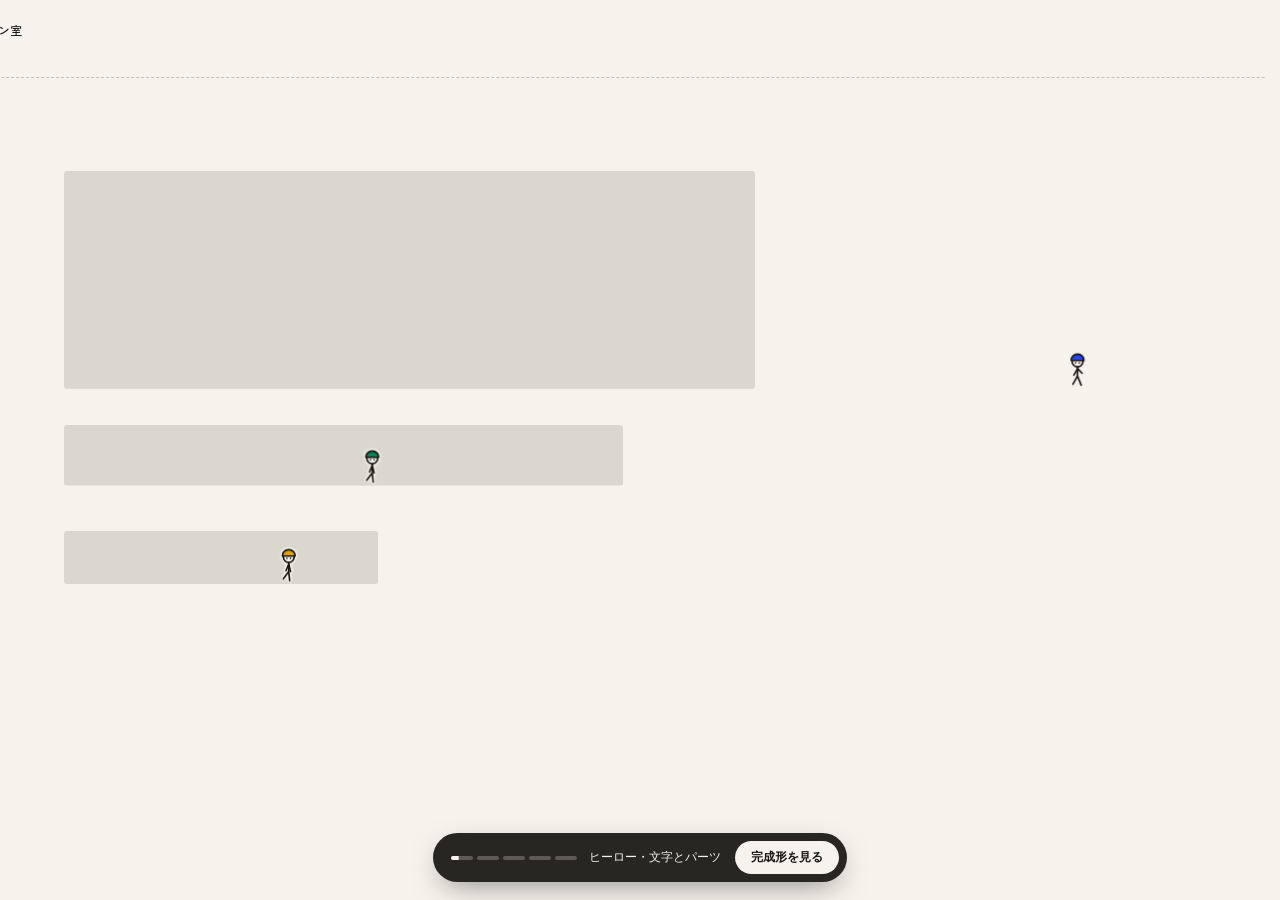
<file: index.html>
<!doctype html>
<html lang="ja">
<head>
<meta charset="utf-8">
<meta name="viewport" content="width=device-width, initial-scale=1">
<title>こびとの手 デザイン室</title>
<link rel="icon" href="data:image/svg+xml,%3Csvg xmlns='http://www.w3.org/2000/svg' viewBox='0 0 32 32'%3E%3Crect width='32' height='32' rx='7' fill='%2316150F'/%3E%3Ccircle cx='16' cy='18' r='7' fill='%23F6F3EC'/%3E%3Cpath d='M8 17a8 8 0 0 1 16 0z' fill='%23E8421F'/%3E%3C/svg%3E">
<meta name="description" content="ブランドとWebサイトをつくる小さなデザインスタジオ(架空のデモサイト)。">
<script>
  /* 演出を行う環境では、起動までの一瞬に完成形が見えないよう隠す。3 秒で起動しなければ完成形を出す(COM-23) */
  (function () {
    var q = new URLSearchParams(location.search);
    if (q.get('motion') === 'reduce' || matchMedia('(prefers-reduced-motion: reduce)').matches) return;
    var d = document.documentElement;
    d.classList.add('boot');
    setTimeout(function () { d.classList.remove('boot'); }, 3000);
  })();
</script>
<link rel="preconnect" href="https://fonts.googleapis.com">
<link rel="preconnect" href="https://fonts.gstatic.com" crossorigin>
<link rel="stylesheet" href="https://fonts.googleapis.com/css2?family=Instrument+Serif:ital@0;1&family=Shippori+Mincho:wght@500;700&family=Zen+Kaku+Gothic+New:wght@400;500;700&display=swap">
<link rel="stylesheet" href="src/styles/tokens.css">
<link rel="stylesheet" href="src/styles/site.css">
<link rel="stylesheet" href="src/styles/ui.css">
<link rel="stylesheet" href="src/styles/build.css">
</head>
<body data-mode="static" data-theme="c">

<!-- 完成サイト。演出中は、場面ごとに約 3 秒のアニメーションで組み立てる -->
<div id="pin">
  <div id="frame">
    <div id="site">
      <header>
        <div class="wrap s-header" data-key="header">
          <a class="logo" href="#top" data-part>こびとの手<span>デザイン室</span></a>
          <nav aria-label="メイン" data-part>
            <a href="#features">できること</a>
            <a href="#works">実績</a>
            <a class="btn small" href="#contact">相談する</a>
          </nav>
        </div>
      </header>

      <main id="top">
        <section class="wrap s-hero">
          <h1 data-key="hero-title"><span data-part>手で考え、</span><br><span data-part><em>pixel</em> で</span><span class="nb" data-part>仕上げる。</span></h1>
          <p class="lead" data-key="hero-lead"><span data-part>私たちは、ブランドとWebサイトをつくる小さなデザインスタジオです。最初のスケッチから公開の日まで、同じ顔ぶれが担当します。</span></p>
          <div class="btns" data-key="hero-btns">
            <a class="btn primary" href="#contact" data-part>相談してみる</a>
            <a class="btn" href="#works" data-part>実績を見る</a>
          </div>
        </section>

        <section class="wrap s-features" id="features" aria-label="できること">
          <article class="card lift" data-key="card-1">
            <span class="num" data-part>01</span>
            <div data-part><h2>ブランド設計</h2><p>名前、ロゴ、色、言葉づかい。事業の芯を、見える形にします。</p></div>
          </article>
          <article class="card" data-key="card-2">
            <span class="num" data-part>02</span>
            <div data-part><h2>Webサイト制作</h2><p>設計から実装まで、一貫して担当します。</p></div>
          </article>
          <article class="card inv" data-key="card-3">
            <span class="num" data-part>03</span>
            <div data-part><h2>運用の伴走</h2><p>公開後の改善を、月単位で続けます。</p></div>
          </article>
        </section>

        <section class="wrap s-works" id="works">
          <h2 class="sec-title" data-key="works-title"><span data-part>これまでの仕事</span></h2>
          <div class="works">
            <article class="work" data-key="work-1">
              <div class="thumb t1" data-part role="img" aria-label="朱色の円と墨色の四角による図形"></div>
              <h3 data-part>喫茶 ひだまり</h3><p data-part>ブランド設計 / Webサイト</p>
            </article>
            <article class="work" data-key="work-2">
              <div class="thumb t2" data-part role="img" aria-label="墨色の地に並んだ紙色の縦線"></div>
              <h3 data-part>つきよ文具店</h3><p data-part>オンラインストア</p>
            </article>
            <article class="work" data-key="work-3">
              <div class="thumb t3" data-part role="img" aria-label="紙色の地に重なる二つの半円"></div>
              <h3 data-part>森のこども園</h3><p data-part>Webサイト / 入園案内</p>
            </article>
            <article class="work" data-key="work-4">
              <div class="thumb t4" data-part role="img" aria-label="朱色の地に斜めに置かれた白い帯"></div>
              <h3 data-part>港町ベーカリー</h3><p data-part>ロゴ / パッケージ</p>
            </article>
          </div>
        </section>

        <section class="wrap s-contact" id="contact">
          <div class="contact" data-key="contact">
            <h2 data-part>まずは、話を聞かせてください。</h2>
            <p data-part>決まっていないことが多くても大丈夫です。30分のオンライン相談を無料で受け付けています。</p>
            <a class="btn primary" href="mailto:hello@example.com" data-part>相談を申し込む</a>
          </div>
        </section>
      </main>

      <footer>
        <div class="wrap s-footer" data-key="footer">
          <span data-part>こびとの手 デザイン室(架空のデモサイト)</span>
          <span class="replay-wrap" data-part><button type="button" id="replay">もう一度組み立てる</button></span>
        </div>
      </footer>
    </div>
  </div>
</div>

<!-- 小人。固定中だけ画面に入ってくる。操作と読み上げの対象から外す(COM-31) -->
<div id="crew" aria-hidden="true"></div>

<!-- 進行の表示とスキップ -->
<div id="controls">
  <div class="ind" aria-hidden="true">
    <ol><li data-seg></li><li data-seg></li><li data-seg></li><li data-seg></li><li data-seg></li></ol>
    <span id="stage-name"></span>
  </div>
  <button type="button" id="skip">完成形を見る</button>
</div>

<script type="module" src="src/main.js"></script>
</body>
</html>
</file>
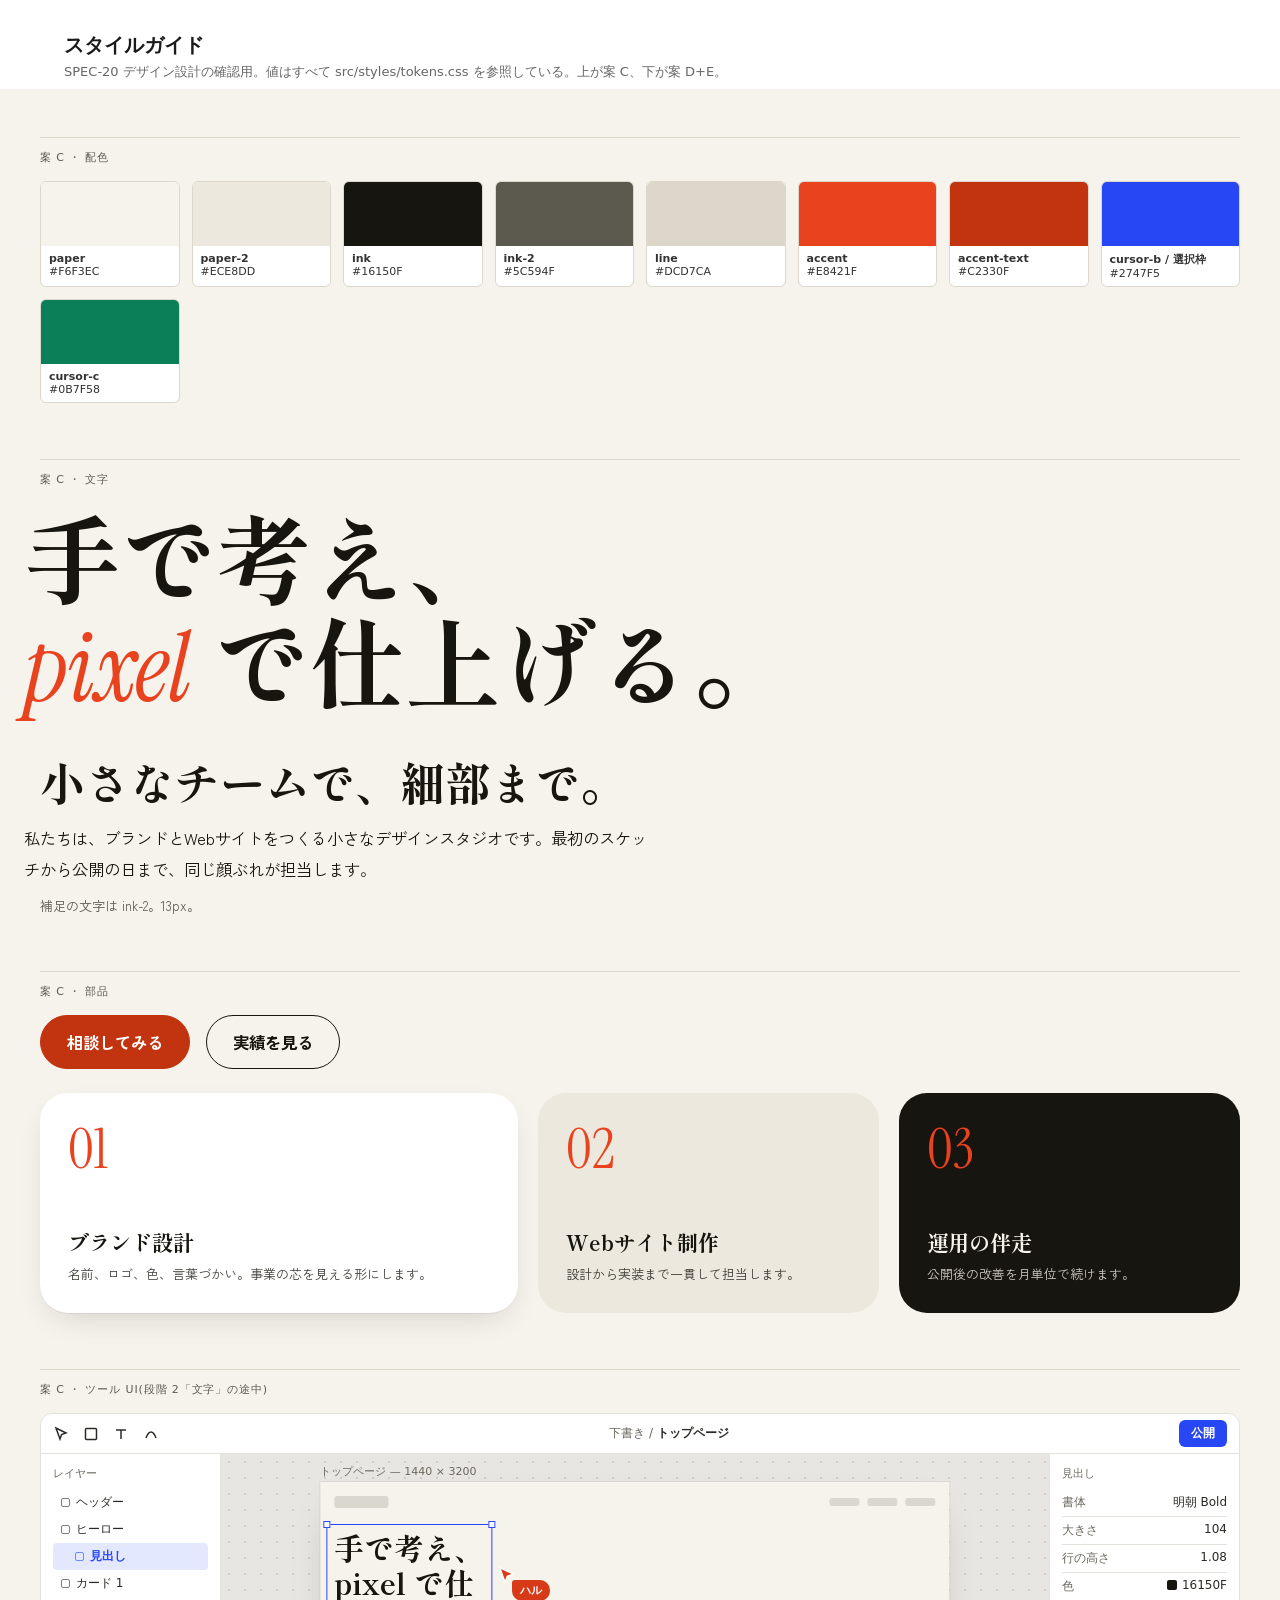
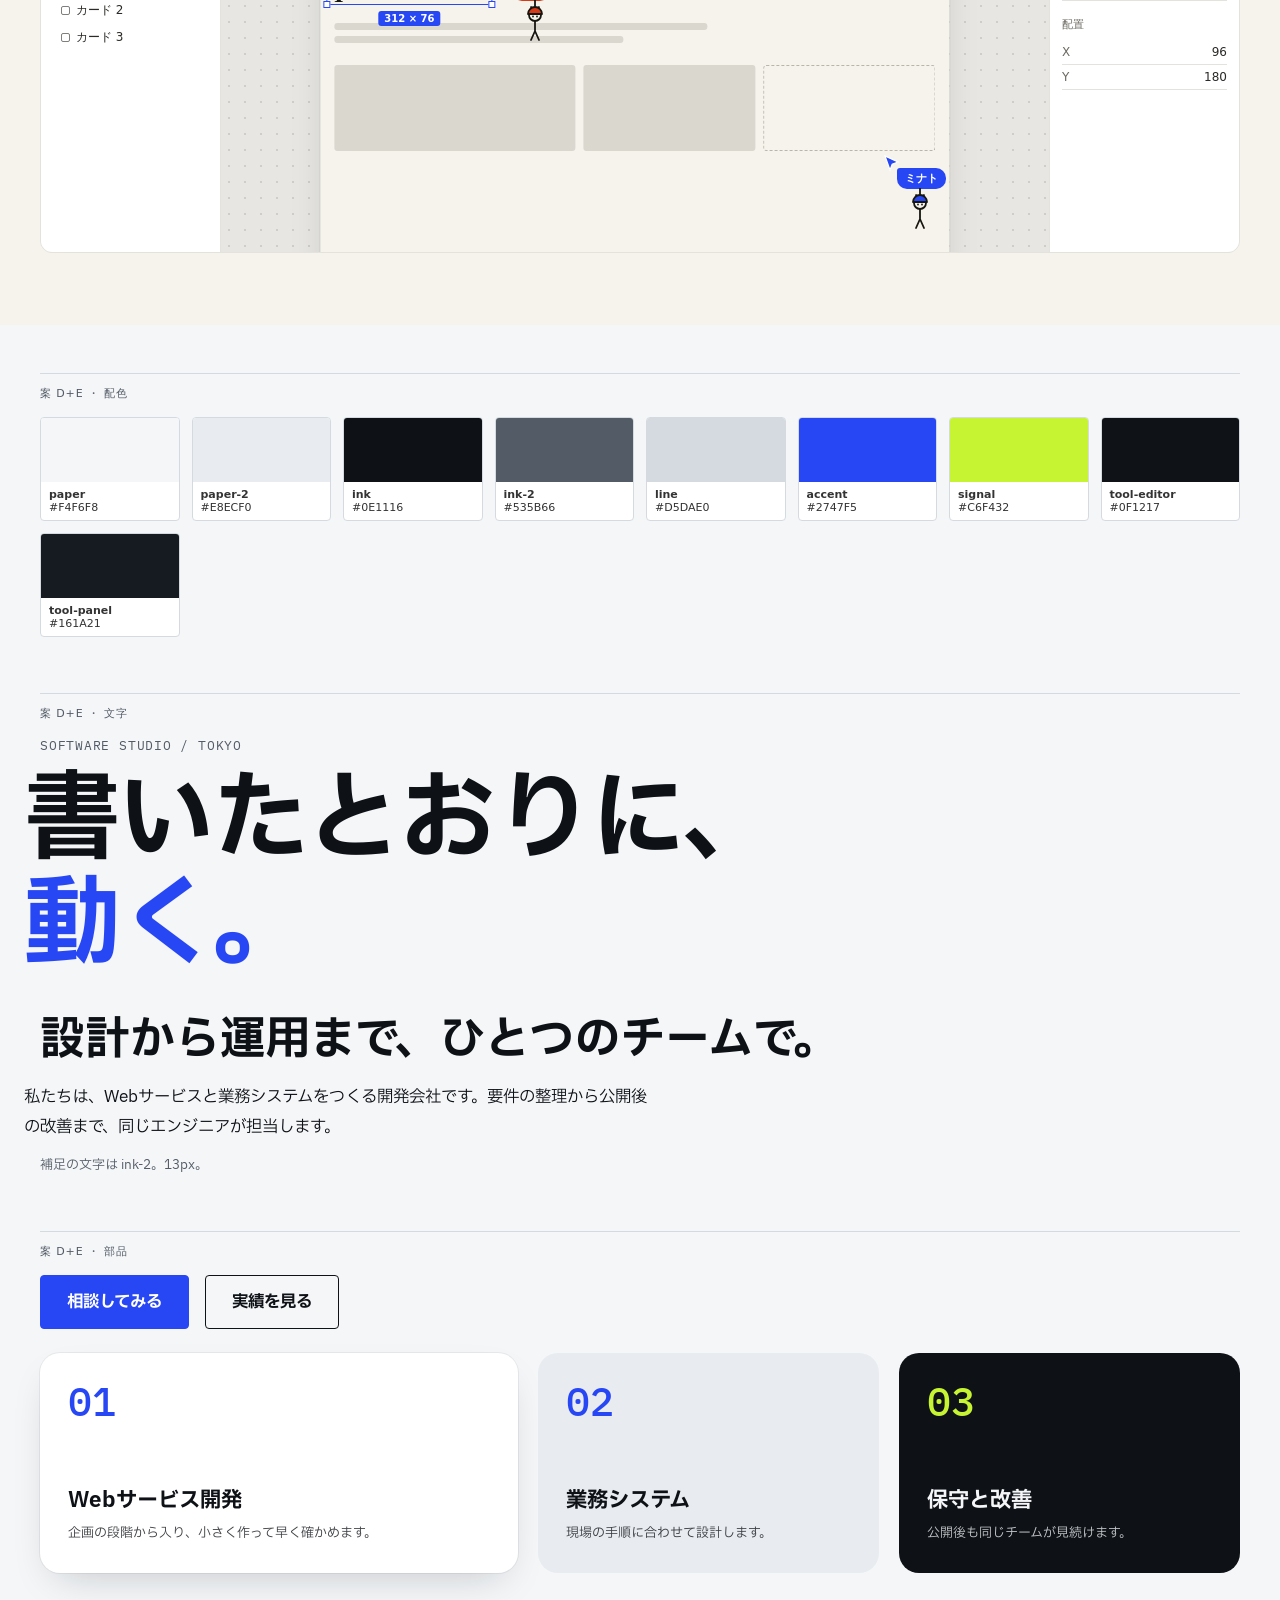
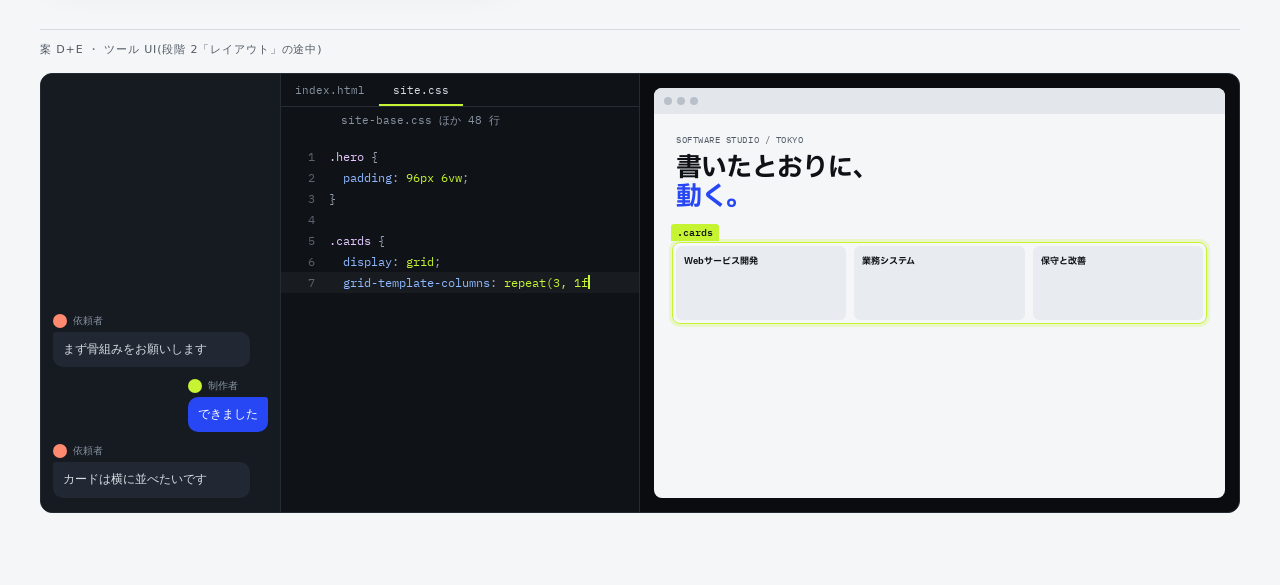
<file: design/styleguide.html>
<!doctype html>
<html lang="ja">
<head>
<meta charset="utf-8">
<meta name="viewport" content="width=device-width, initial-scale=1">
<title>スタイルガイド | scroll-build-site</title>
<link rel="preconnect" href="https://fonts.googleapis.com">
<link rel="preconnect" href="https://fonts.gstatic.com" crossorigin>
<link rel="stylesheet" href="https://fonts.googleapis.com/css2?family=IBM+Plex+Mono:wght@400;500&family=IBM+Plex+Sans+JP:wght@400;500;700&family=Instrument+Serif:ital@0;1&family=Shippori+Mincho:wght@500;700&family=Zen+Kaku+Gothic+New:wght@400;500;700&display=swap">
<link rel="stylesheet" href="../src/styles/tokens.css">
<style>
*, *::before, *::after { box-sizing: border-box; }
body { margin: 0; font-family: var(--font-tool); background: #fff; color: #1a1a1a; }
.guide-head { padding: 32px 24px 8px; max-width: 1200px; margin: 0 auto; }
.guide-head h1 { font-size: 20px; margin: 0 0 4px; }
.guide-head p { margin: 0; color: #666; font-size: 13px; }
.theme { padding: 48px 24px 72px; background: var(--paper); color: var(--ink); font-family: var(--font-body); }
.theme > * { max-width: 1200px; margin-left: auto; margin-right: auto; }
.label { font-family: var(--font-tool); font-size: 11px; letter-spacing: 0.08em; color: var(--ink-2); margin: 56px auto 16px; padding-top: 12px; border-top: 1px solid var(--line); }
.label:first-child { margin-top: 0; }

/* 配色 */
.swatches { display: grid; grid-template-columns: repeat(auto-fill, minmax(132px, 1fr)); gap: 12px; }
.sw { border: 1px solid var(--line); border-radius: var(--radius-s); overflow: hidden; background: #fff; font-family: var(--font-tool); font-size: 11px; color: #333; }
.sw i { display: block; height: 64px; }
.sw span { display: block; padding: 6px 8px; }
.sw b { display: block; font-weight: 600; }

/* 文字 */
.display { font-family: var(--font-display); font-size: var(--fs-display); line-height: var(--lh-display); font-weight: 700; margin: 0; letter-spacing: -0.01em; }
.display em { font-family: var(--font-display-latin); font-style: italic; font-weight: 400; color: var(--accent); }
.h2 { font-family: var(--font-display); font-size: var(--fs-h2); line-height: var(--lh-heading); font-weight: 700; margin: 32px auto 12px; }
.body { font-size: var(--fs-body); line-height: var(--lh-body); max-width: 38em; margin: 0 auto 0 0; }
.small { font-size: var(--fs-small); color: var(--ink-2); }
[data-theme="de"] .display { font-weight: 700; letter-spacing: -0.03em; }
[data-theme="de"] .display em { font-style: normal; font-weight: 700; color: var(--accent); }
.eyebrow { font-family: var(--font-mono, var(--font-body)); font-size: var(--fs-small); color: var(--ink-2); letter-spacing: 0.06em; margin: 0 auto 16px; }

/* 部品 */
.row { display: flex; flex-wrap: wrap; gap: 16px; align-items: center; }
.btn { font: inherit; font-weight: 700; font-size: var(--fs-body); padding: 14px 26px; border-radius: 999px; border: 1.5px solid var(--ink); background: transparent; color: var(--ink); cursor: pointer; transition: transform var(--dur-snap) var(--ease-snap), background var(--dur-snap); }
.btn:hover { transform: translateY(-2px); }
.btn.primary { background: var(--accent-text); border-color: var(--accent-text); color: var(--on-accent); }
[data-theme="de"] .btn { border-radius: var(--radius-s); }
.btn:focus-visible { outline: 3px solid var(--accent); outline-offset: 3px; }
.cards { display: grid; grid-template-columns: 1.4fr 1fr 1fr; gap: 20px; margin-top: 24px; }
.card { background: var(--paper-2); border-radius: var(--radius-l); padding: 28px; min-height: 220px; display: flex; flex-direction: column; justify-content: space-between; }
.card.lift { background: #fff; box-shadow: var(--shadow-card); }
.card.inv { background: var(--ink); color: var(--paper); }
.card h3 { font-family: var(--font-display); font-size: var(--fs-h3); margin: 0 0 8px; line-height: var(--lh-heading); }
.card p { margin: 0; font-size: var(--fs-small); line-height: 1.7; color: inherit; opacity: 0.8; }
.num { font-family: var(--font-display-latin); font-size: 56px; line-height: 1; color: var(--accent); }
[data-theme="de"] .num { font-family: var(--font-mono); font-size: 40px; font-weight: 500; }
[data-theme="de"] .card.inv .num { color: var(--signal); }
@media (max-width: 767px) { .cards { grid-template-columns: 1fr; } }

/* ツール UI の見本: 共通 */
.mock { border-radius: 12px; overflow: hidden; border: 1px solid var(--tool-line); font-family: var(--font-tool); font-size: var(--fs-tool); color: var(--tool-text); height: 440px; display: grid; background: var(--tool-canvas); }

/* 案 C: デザインツール風 */
.mock-c { grid-template: 40px 1fr / 180px 1fr 190px; }
.mock-c .bar { grid-column: 1 / -1; background: var(--tool-panel); border-bottom: 1px solid var(--tool-line); display: flex; align-items: center; gap: 14px; padding: 0 12px; }
.mock-c .bar .file { margin: 0 auto; color: var(--tool-text-2); }
.mock-c .bar .file b { color: var(--tool-text); font-weight: 600; }
.mock-c .ico { width: 16px; height: 16px; stroke: var(--tool-text); fill: none; stroke-width: 1.5; }
.mock-c .publish { background: var(--tool-select); color: #fff; border-radius: 6px; padding: 5px 12px; font-weight: 600; }
.mock-c .panel { background: var(--tool-panel); padding: 12px; }
.mock-c .panel.l { border-right: 1px solid var(--tool-line); }
.mock-c .panel.r { border-left: 1px solid var(--tool-line); }
.mock-c .ptitle { color: var(--tool-text-2); font-size: 11px; margin: 0 0 8px; }
.mock-c .layer { padding: 5px 8px; border-radius: 4px; display: flex; gap: 6px; align-items: center; }
.mock-c .layer.sel { background: color-mix(in srgb, var(--tool-select) 12%, transparent); color: var(--tool-select); font-weight: 600; }
.mock-c .layer.in { padding-left: 22px; }
.mock-c .layer::before { content: ""; width: 9px; height: 9px; border: 1.5px solid currentColor; border-radius: 2px; opacity: 0.6; }
.mock-c .prop { display: flex; justify-content: space-between; padding: 5px 0; border-bottom: 1px solid var(--tool-line); }
.mock-c .prop span:first-child { color: var(--tool-text-2); }
.mock-c .chip { display: inline-block; width: 10px; height: 10px; border-radius: 2px; background: #16150F; vertical-align: -1px; margin-right: 5px; }
.mock-c .canvas { position: relative; background-image: radial-gradient(var(--tool-dot) 1px, transparent 1px); background-size: 16px 16px; overflow: hidden; }
.mock-c .frame { position: absolute; left: 50%; top: 28px; width: 76%; transform: translateX(-50%); background: #F6F3EC; box-shadow: 0 0 0 1px rgba(0,0,0,0.06), 0 18px 40px -18px rgba(0,0,0,0.25); padding: 14px; height: 420px; }
.mock-c .fname { position: absolute; left: 12%; top: 10px; color: var(--tool-text-2); font-size: 11px; }
.wf { background: #DAD7CF; border-radius: 3px; }
.wf.dash { background: transparent; border: 1.5px dashed #B9B5AA; }
.mock-c .hero-t { font-family: "Shippori Mincho", serif; font-weight: 700; font-size: 30px; line-height: 1.15; color: #16150F; margin: 22px 0 10px; position: relative; display: inline-block; }
.selbox { position: absolute; inset: -6px -8px; border: 1.5px solid var(--tool-select); pointer-events: none; }
.selbox i { position: absolute; width: 7px; height: 7px; background: #fff; border: 1.5px solid var(--tool-select); }
.selbox i:nth-child(1) { left: -4px; top: -4px; } .selbox i:nth-child(2) { right: -4px; top: -4px; }
.selbox i:nth-child(3) { left: -4px; bottom: -4px; } .selbox i:nth-child(4) { right: -4px; bottom: -4px; }
.selbox b { position: absolute; left: 50%; bottom: -22px; transform: translateX(-50%); background: var(--tool-select); color: #fff; font: 600 10px var(--font-tool); padding: 2px 6px; border-radius: 3px; white-space: nowrap; }
.cur { position: absolute; z-index: 3; color: var(--c); }
.cur .arrow { width: 18px; height: 18px; fill: var(--c); stroke: #fff; stroke-width: 1.2; display: block; }
.cur .name { position: absolute; left: 14px; top: 14px; background: var(--c); color: #fff; font: 600 11px var(--font-tool); padding: 3px 8px; border-radius: 3px 10px 10px 10px; white-space: nowrap; }
.kobito { position: absolute; left: 20px; top: 34px; width: 34px; height: 42px; color: #16150F; }
.kobito .st { fill: none; stroke: currentColor; stroke-width: 1.8; stroke-linecap: round; stroke-linejoin: round; }
.kobito .helmet { fill: var(--c); stroke: currentColor; stroke-width: 1.8; stroke-linejoin: round; }
.kobito .face { fill: #F6F3EC; stroke: currentColor; stroke-width: 1.8; }
@keyframes sway { 0%, 100% { transform: rotate(-5deg); } 50% { transform: rotate(5deg); } }
.kobito { transform-origin: 50% 0; animation: sway 2.4s ease-in-out infinite; }
@media (prefers-reduced-motion: reduce) { .kobito { animation: none; } }
@media (max-width: 767px) { .mock-c { grid-template-columns: 1fr; } .mock-c .panel { display: none; } }

/* 案 D+E: チャット + エディタ + プレビュー */
.mock-de { grid-template-columns: 20% 30% 1fr; }
.mock-de .chat { background: var(--tool-panel); border-right: 1px solid var(--tool-line); padding: 14px 12px; display: flex; flex-direction: column; gap: 12px; justify-content: flex-end; }
.msg { max-width: 92%; }
.msg .who { font-size: 10px; color: var(--tool-text-2); margin-bottom: 4px; display: flex; gap: 6px; align-items: center; }
.msg .who::before { content: ""; width: 14px; height: 14px; border-radius: 50%; background: var(--av, #FF8A70); }
.msg p { margin: 0; padding: 8px 10px; background: #222833; border-radius: 3px 10px 10px 10px; line-height: 1.6; font-size: 12px; }
.msg.me { align-self: flex-end; --av: var(--signal); }
.msg.me p { background: var(--accent); color: #fff; border-radius: 10px 3px 10px 10px; }
.mock-de .editor { background: var(--tool-editor); border-right: 1px solid var(--tool-line); display: flex; flex-direction: column; min-width: 0; }
.tabs { display: flex; border-bottom: 1px solid var(--tool-line); }
.tabs span { padding: 9px 14px; color: var(--tool-text-2); font-family: var(--font-mono); font-size: 11px; }
.tabs .on { color: var(--tool-text); box-shadow: inset 0 -2px 0 var(--signal); }
.code { margin: 0; padding: 12px 0; font-family: var(--font-mono); font-size: 12px; line-height: 1.75; counter-reset: ln; overflow: hidden; }
.code div { padding: 0 12px 0 0; white-space: pre; }
.code div::before { counter-increment: ln; content: counter(ln); display: inline-block; width: 34px; text-align: right; margin-right: 14px; color: var(--tool-lineno); }
.code .cur-line { background: rgba(255, 255, 255, 0.04); }
.s-sel { color: var(--syn-selector); } .s-prop { color: var(--syn-property); } .s-val { color: var(--syn-value); }
.s-pun { color: var(--syn-punct); } .s-com { color: var(--syn-comment); }
.caret { display: inline-block; width: 2px; height: 1.1em; background: var(--signal); vertical-align: -2px; animation: blink 1.1s steps(2) infinite; }
@keyframes blink { 50% { opacity: 0; } }
@media (prefers-reduced-motion: reduce) { .caret { animation: none; } }
.more { padding: 6px 12px 6px 60px; color: var(--tool-text-2); font-family: var(--font-mono); font-size: 11px; }
.mock-de .preview { padding: 14px; min-width: 0; }
.browser { background: #F4F6F8; border-radius: 8px; height: 100%; overflow: hidden; color: #0E1116; position: relative; }
.browser .chrome { height: 26px; background: #E3E7EC; display: flex; align-items: center; gap: 5px; padding: 0 10px; }
.browser .chrome i { width: 8px; height: 8px; border-radius: 50%; background: #B9C0C9; }
.browser .page { padding: 20px 22px; font-family: "IBM Plex Sans JP", sans-serif; }
.browser .p-eyebrow { font-family: "IBM Plex Mono", monospace; font-size: 9px; color: #535B66; letter-spacing: 0.06em; }
.browser h4 { font-size: 26px; line-height: 1.15; letter-spacing: -0.03em; margin: 8px 0 34px; }
.browser h4 em { font-style: normal; color: #2747F5; }
.p-cards { display: grid; grid-template-columns: repeat(3, 1fr); gap: 8px; position: relative; }
.p-cards div { background: #E8ECF0; border-radius: 6px; height: 74px; padding: 8px; font-size: 9px; font-weight: 700; }
.hl { position: absolute; inset: -4px; border: 1.5px solid var(--signal); border-radius: 8px; box-shadow: 0 0 0 3px rgba(198, 244, 50, 0.25); }
.hl b { position: absolute; left: -1.5px; top: -19px; background: var(--signal); color: #0E1116; font: 500 10px "IBM Plex Mono", monospace; padding: 2px 6px; border-radius: 3px 3px 0 0; }
@media (max-width: 767px) { .mock-de { grid-template-columns: 1fr; grid-template-rows: 1fr auto; height: 480px; } .mock-de .chat { display: none; } .mock-de .editor { order: 2; border-top: 1px solid var(--tool-line); } .mock-de .tabs, .mock-de .more { display: none; } .mock-de .code div:not(.keep) { display: none; } }
</style>
</head>
<body>

<div class="guide-head">
  <h1>スタイルガイド</h1>
  <p>SPEC-20 デザイン設計の確認用。値はすべて src/styles/tokens.css を参照している。上が案 C、下が案 D+E。</p>
</div>

<!-- ===================== 案 C ===================== -->
<section class="theme" data-theme="c" id="theme-c">
  <p class="label">案 C ・ 配色</p>
  <div class="swatches">
    <div class="sw"><i style="background:var(--paper)"></i><span><b>paper</b>#F6F3EC</span></div>
    <div class="sw"><i style="background:var(--paper-2)"></i><span><b>paper-2</b>#ECE8DD</span></div>
    <div class="sw"><i style="background:var(--ink)"></i><span><b>ink</b>#16150F</span></div>
    <div class="sw"><i style="background:var(--ink-2)"></i><span><b>ink-2</b>#5C594F</span></div>
    <div class="sw"><i style="background:var(--line)"></i><span><b>line</b>#DCD7CA</span></div>
    <div class="sw"><i style="background:var(--accent)"></i><span><b>accent</b>#E8421F</span></div>
    <div class="sw"><i style="background:var(--accent-text)"></i><span><b>accent-text</b>#C2330F</span></div>
    <div class="sw"><i style="background:var(--cursor-b)"></i><span><b>cursor-b / 選択枠</b>#2747F5</span></div>
    <div class="sw"><i style="background:var(--cursor-c)"></i><span><b>cursor-c</b>#0B7F58</span></div>
  </div>

  <p class="label">案 C ・ 文字</p>
  <h2 class="display">手で考え、<br><em>pixel</em> で仕上げる。</h2>
  <h3 class="h2">小さなチームで、細部まで。</h3>
  <p class="body">私たちは、ブランドとWebサイトをつくる小さなデザインスタジオです。最初のスケッチから公開の日まで、同じ顔ぶれが担当します。</p>
  <p class="small" style="margin-top:12px">補足の文字は ink-2。13px。</p>

  <p class="label">案 C ・ 部品</p>
  <div class="row">
    <button class="btn primary">相談してみる</button>
    <button class="btn">実績を見る</button>
  </div>
  <div class="cards">
    <div class="card lift"><span class="num">01</span><div><h3>ブランド設計</h3><p>名前、ロゴ、色、言葉づかい。事業の芯を見える形にします。</p></div></div>
    <div class="card"><span class="num">02</span><div><h3>Webサイト制作</h3><p>設計から実装まで一貫して担当します。</p></div></div>
    <div class="card inv"><span class="num">03</span><div><h3>運用の伴走</h3><p>公開後の改善を月単位で続けます。</p></div></div>
  </div>

  <p class="label">案 C ・ ツール UI(段階 2「文字」の途中)</p>
  <div class="mock mock-c">
    <div class="bar">
      <svg class="ico" viewBox="0 0 16 16"><path d="M3 2l4 11 1.6-4.4L13 7z"/></svg>
      <svg class="ico" viewBox="0 0 16 16"><rect x="2.5" y="2.5" width="11" height="11" rx="1"/></svg>
      <svg class="ico" viewBox="0 0 16 16"><path d="M3 4h10M8 4v9"/></svg>
      <svg class="ico" viewBox="0 0 16 16"><path d="M3 12c3-8 7-8 10 0"/></svg>
      <span class="file">下書き / <b>トップページ</b></span>
      <span class="publish">公開</span>
    </div>
    <div class="panel l">
      <p class="ptitle">レイヤー</p>
      <div class="layer">ヘッダー</div>
      <div class="layer">ヒーロー</div>
      <div class="layer in sel">見出し</div>
      <div class="layer">カード 1</div>
      <div class="layer">カード 2</div>
      <div class="layer">カード 3</div>
    </div>
    <div class="canvas">
      <span class="fname">トップページ — 1440 × 3200</span>
      <div class="frame">
        <div style="display:flex;justify-content:space-between;align-items:center">
          <div class="wf" style="width:54px;height:12px"></div>
          <div style="display:flex;gap:8px"><div class="wf" style="width:30px;height:8px"></div><div class="wf" style="width:30px;height:8px"></div><div class="wf" style="width:30px;height:8px"></div></div>
        </div>
        <div class="hero-t">手で考え、<br>pixel で仕
          <span class="selbox"><i></i><i></i><i></i><i></i><b>312 × 76</b></span>
        </div>
        <div class="wf" style="width:62%;height:7px;margin:14px 0 6px"></div>
        <div class="wf" style="width:48%;height:7px"></div>
        <div style="display:grid;grid-template-columns:1.4fr 1fr 1fr;gap:8px;margin-top:22px">
          <div class="wf" style="height:86px"></div><div class="wf" style="height:86px"></div><div class="wf dash" style="height:86px"></div>
        </div>
      </div>
      <div class="cur" style="--c:var(--cursor-a);left:33.5%;top:112px">
        <svg class="arrow" viewBox="0 0 18 18"><path d="M2 2l5 14 2.2-5.8L15 8z"/></svg>
        <span class="name">ハル</span>
        <svg class="kobito" viewBox="0 0 34 42" aria-hidden="true">
          <path class="st" d="M17 0v6"/>
          <path class="st" d="M17 20L13 7M17 20l4-13"/>
          <circle class="face" cx="17" cy="15" r="6"/>
          <path class="helmet" d="M10 14a7 7 0 0 1 14 0z"/>
          <path class="st" d="M17 21v10M17 31l-4 9M17 31l4 9"/>
          <circle cx="15" cy="16.5" r="0.9" fill="currentColor"/><circle cx="19" cy="16.5" r="0.9" fill="currentColor"/>
        </svg>
      </div>
      <div class="cur" style="--c:var(--cursor-b);left:80%;top:300px">
        <svg class="arrow" viewBox="0 0 18 18"><path d="M2 2l5 14 2.2-5.8L15 8z"/></svg>
        <span class="name">ミナト</span>
        <svg class="kobito" viewBox="0 0 34 42" aria-hidden="true" style="animation-delay:-0.9s">
          <path class="st" d="M17 0v6"/>
          <path class="st" d="M17 20L13 7M17 20l4-13"/>
          <circle class="face" cx="17" cy="15" r="6"/>
          <path class="helmet" d="M10 14a7 7 0 0 1 14 0z"/>
          <path class="st" d="M17 21v10M17 31l-4 9M17 31l4 9"/>
          <circle cx="15" cy="16.5" r="0.9" fill="currentColor"/><circle cx="19" cy="16.5" r="0.9" fill="currentColor"/>
        </svg>
      </div>
    </div>
    <div class="panel r">
      <p class="ptitle">見出し</p>
      <div class="prop"><span>書体</span><span>明朝 Bold</span></div>
      <div class="prop"><span>大きさ</span><span>104</span></div>
      <div class="prop"><span>行の高さ</span><span>1.08</span></div>
      <div class="prop"><span>色</span><span><i class="chip"></i>16150F</span></div>
      <p class="ptitle" style="margin-top:16px">配置</p>
      <div class="prop"><span>X</span><span>96</span></div>
      <div class="prop"><span>Y</span><span>180</span></div>
    </div>
  </div>
</section>

<!-- ===================== 案 D+E ===================== -->
<section class="theme" data-theme="de" id="theme-de">
  <p class="label">案 D+E ・ 配色</p>
  <div class="swatches">
    <div class="sw"><i style="background:var(--paper)"></i><span><b>paper</b>#F4F6F8</span></div>
    <div class="sw"><i style="background:var(--paper-2)"></i><span><b>paper-2</b>#E8ECF0</span></div>
    <div class="sw"><i style="background:var(--ink)"></i><span><b>ink</b>#0E1116</span></div>
    <div class="sw"><i style="background:var(--ink-2)"></i><span><b>ink-2</b>#535B66</span></div>
    <div class="sw"><i style="background:var(--line)"></i><span><b>line</b>#D5DAE0</span></div>
    <div class="sw"><i style="background:var(--accent)"></i><span><b>accent</b>#2747F5</span></div>
    <div class="sw"><i style="background:var(--signal)"></i><span><b>signal</b>#C6F432</span></div>
    <div class="sw"><i style="background:var(--tool-editor)"></i><span><b>tool-editor</b>#0F1217</span></div>
    <div class="sw"><i style="background:var(--tool-panel)"></i><span><b>tool-panel</b>#161A21</span></div>
  </div>

  <p class="label">案 D+E ・ 文字</p>
  <p class="eyebrow">SOFTWARE STUDIO / TOKYO</p>
  <h2 class="display">書いたとおりに、<br><em>動く。</em></h2>
  <h3 class="h2">設計から運用まで、ひとつのチームで。</h3>
  <p class="body">私たちは、Webサービスと業務システムをつくる開発会社です。要件の整理から公開後の改善まで、同じエンジニアが担当します。</p>
  <p class="small" style="margin-top:12px">補足の文字は ink-2。13px。</p>

  <p class="label">案 D+E ・ 部品</p>
  <div class="row">
    <button class="btn primary">相談してみる</button>
    <button class="btn">実績を見る</button>
  </div>
  <div class="cards">
    <div class="card lift"><span class="num">01</span><div><h3>Webサービス開発</h3><p>企画の段階から入り、小さく作って早く確かめます。</p></div></div>
    <div class="card"><span class="num">02</span><div><h3>業務システム</h3><p>現場の手順に合わせて設計します。</p></div></div>
    <div class="card inv"><span class="num">03</span><div><h3>保守と改善</h3><p>公開後も同じチームが見続けます。</p></div></div>
  </div>

  <p class="label">案 D+E ・ ツール UI(段階 2「レイアウト」の途中)</p>
  <div class="mock mock-de">
    <div class="chat">
      <div class="msg"><div class="who">依頼者</div><p>まず骨組みをお願いします</p></div>
      <div class="msg me"><div class="who">制作者</div><p>できました</p></div>
      <div class="msg"><div class="who">依頼者</div><p>カードは横に並べたいです</p></div>
    </div>
    <div class="editor">
      <div class="tabs"><span>index.html</span><span class="on">site.css</span></div>
      <div class="more">site-base.css ほか 48 行</div>
      <div class="code">
<div><span class="s-sel">.hero</span> <span class="s-pun">{</span></div>
<div>  <span class="s-prop">padding</span><span class="s-pun">:</span> <span class="s-val">96px 6vw</span><span class="s-pun">;</span></div>
<div><span class="s-pun">}</span></div>
<div> </div>
<div class="keep"><span class="s-sel">.cards</span> <span class="s-pun">{</span></div>
<div class="keep">  <span class="s-prop">display</span><span class="s-pun">:</span> <span class="s-val">grid</span><span class="s-pun">;</span></div>
<div class="keep cur-line">  <span class="s-prop">grid-template-columns</span><span class="s-pun">:</span> <span class="s-val">repeat(3, 1f</span><span class="caret"></span></div>
      </div>
    </div>
    <div class="preview">
      <div class="browser">
        <div class="chrome"><i></i><i></i><i></i></div>
        <div class="page">
          <div class="p-eyebrow">SOFTWARE STUDIO / TOKYO</div>
          <h4>書いたとおりに、<br><em>動く。</em></h4>
          <div class="p-cards">
            <div>Webサービス開発</div><div>業務システム</div><div>保守と改善</div>
            <span class="hl"><b>.cards</b></span>
          </div>
        </div>
      </div>
    </div>
  </div>
</section>

</body>
</html>
</file>
<file: src/styles/tokens.css>
/* デザイントークン(SPEC-20)
 * 共通の値は :root、案ごとの値は [data-theme] に置く。
 * コントラスト比は SPEC-20 の表を参照。値を変えたら表も計算し直すこと。
 */
:root {
  /* 余白: 4px 刻み */
  --sp-1: 4px;  --sp-2: 8px;  --sp-3: 12px; --sp-4: 16px;
  --sp-6: 24px; --sp-8: 32px; --sp-12: 48px; --sp-16: 64px; --sp-24: 96px;

  /* 文字の大きさ: 画面幅 375px〜1440px の間で連続的に変わる */
  --fs-display: clamp(2.75rem, 1.4rem + 5.8vw, 6.5rem);
  --fs-h2:      clamp(1.75rem, 1.3rem + 1.9vw, 3rem);
  --fs-h3:      clamp(1.125rem, 1.05rem + 0.35vw, 1.375rem);
  --fs-body:    clamp(0.9375rem, 0.9rem + 0.16vw, 1.0625rem);
  --fs-small:   0.8125rem;
  --fs-tool:    0.75rem;      /* ツール UI は固定 12px */

  --lh-display: 1.08;
  --lh-heading: 1.3;
  --lh-body:    1.85;         /* 日本語の本文向けに広め */

  /* 動き */
  --dur-snap:    0.18s;       /* 選択枠、行の追加など、ツールの反応 */
  --dur-apply:   0.32s;       /* 色や配置が反映されるとき */
  --dur-publish: 0.9s;        /* 公開の切り替え(時間で動かす場合の目安) */
  --ease-snap:    cubic-bezier(0.2, 0.9, 0.3, 1);
  --ease-apply:   cubic-bezier(0.3, 0.7, 0.2, 1);
  --ease-publish: cubic-bezier(0.7, 0, 0.2, 1);

  /* カーソルの色(案 C のカーソル 3 人。白文字のラベルで 4.5:1 以上) */
  --cursor-a: #D63A18;
  --cursor-b: #2747F5;
  --cursor-c: #0B7F58;
  --cursor-d: #E2A100;
  --cursor-e: #8A3FD1;
  --cursor-f: #0E93B8;
  --cursor-g: #D4428A;
  --cursor-h: #7A6A55;
  --cursor-i: #5FA81E;
  --cursor-j: #1B2A4A;

  --font-tool: system-ui, -apple-system, "Hiragino Sans", "Noto Sans JP", sans-serif;
}

/* 案 C: 架空のデザインスタジオ。温かい紙の白 + 墨 + 朱 */
[data-theme="c"] {
  --paper:        #F6F3EC;
  --paper-2:      #ECE8DD;    /* カードなど一段沈めた面 */
  --ink:          #16150F;
  --ink-2:        #5C594F;    /* 補足の文字 */
  --line:         #DCD7CA;
  --accent:       #E8421F;    /* 図形と特大の文字専用(紙の上で 3.6:1) */
  --accent-text:  #C2330F;    /* 通常サイズの文字とボタンの地(5.0:1) */
  --on-accent:    #FFFFFF;

  --radius-s: 6px; --radius-m: 14px; --radius-l: 28px;
  --shadow-card: 0 1px 0 rgba(22, 21, 15, 0.06), 0 12px 32px -12px rgba(22, 21, 15, 0.18);

  --font-display-latin: "Instrument Serif", "Shippori Mincho", serif;
  --font-display: "Shippori Mincho", "Hiragino Mincho ProN", "Yu Mincho", serif;
  --font-body: "Zen Kaku Gothic New", "Hiragino Sans", "Yu Gothic", "Noto Sans JP", sans-serif;

  /* ツール UI(デザインツール風): 明るい中立色。完成サイトの紙色より冷たくして区別する */
  --tool-canvas:  #E7E6E2;
  --tool-dot:     #CFCDC6;
  --tool-panel:   #FFFFFF;
  --tool-line:    #E4E2DC;
  --tool-text:    #2B2A26;
  --tool-text-2:  #6B685F;
  --tool-select:  #2747F5;    /* 選択枠 */
}

/* 案 D+E: 架空の開発会社。冷たい白 + 墨 + コバルト。エディタは暗色 */
[data-theme="de"] {
  --paper:        #F4F6F8;
  --paper-2:      #E8ECF0;
  --ink:          #0E1116;
  --ink-2:        #535B66;
  --line:         #D5DAE0;
  --accent:       #2747F5;    /* 紙の上で 5.9:1。文字にも使える */
  --accent-text:  #2747F5;
  --on-accent:    #FFFFFF;
  --signal:       #C6F432;    /* 暗い面の上の強調専用 */

  --radius-s: 4px; --radius-m: 10px; --radius-l: 20px;
  --shadow-card: 0 0 0 1px rgba(14, 17, 22, 0.06), 0 16px 40px -16px rgba(14, 17, 22, 0.22);

  --font-display-latin: "IBM Plex Sans JP", "Hiragino Sans", sans-serif;
  --font-display: "IBM Plex Sans JP", "Hiragino Sans", "Yu Gothic", "Noto Sans JP", sans-serif;
  --font-body: "IBM Plex Sans JP", "Hiragino Sans", "Yu Gothic", "Noto Sans JP", sans-serif;
  --font-mono: "IBM Plex Mono", ui-monospace, "SF Mono", Menlo, monospace;

  /* ツール UI(チャットとエディタ): 暗色 */
  --tool-canvas:  #0A0C10;
  --tool-panel:   #161A21;    /* チャット */
  --tool-editor:  #0F1217;    /* エディタ */
  --tool-line:    #252B35;
  --tool-text:    #D7DCE3;
  --tool-text-2:  #8792A0;
  --tool-lineno:  #5B6470;    /* 行番号(装飾扱い) */

  /* コードの色分け(エディタの地の上ですべて 4.5:1 以上) */
  --syn-selector: #E7C9FF;
  --syn-property: #8FB8FF;
  --syn-value:    #C6F432;
  --syn-tag:      #FF8A70;
  --syn-punct:    #9AA4B1;
  --syn-comment:  #8792A0;
}
</file>
<file: src/styles/site.css>
/* 完成サイトの見た目(SPEC-20 4.1、6 章)。演出のための指定はここに書かない → build.css */
*, *::before, *::after { box-sizing: border-box; }
/* scrollbar-gutter: 演出中はスクロールを止めるが、スクロールバーの分の幅は空けておく。通常のページに切り替えたときに幅が変わらないようにする */
html { overflow-x: clip; scrollbar-gutter: stable; -webkit-text-size-adjust: 100%; }
body { margin: 0; background: var(--paper); }
html.boot body[data-mode="static"] { visibility: hidden; }

#site {
  background: var(--paper);
  color: var(--ink);
  font-family: var(--font-body);
  font-size: var(--fs-body);
  line-height: var(--lh-body);
  font-feature-settings: "palt";
  overflow: hidden;
  position: relative;
}
#site h1, #site h2, #site h3, #site p { margin: 0; }
#site a { color: inherit; text-decoration: none; }
.wrap { max-width: 1280px; margin: 0 auto; padding-inline: clamp(20px, 5vw, 72px); }

/* ヘッダー */
.s-header { display: flex; justify-content: space-between; align-items: center; height: 72px; }
.logo { font-family: var(--font-display); font-weight: 700; font-size: 1.125rem; letter-spacing: 0.02em; }
.logo span { font-family: var(--font-body); font-weight: 500; font-size: 0.75rem; margin-left: 0.6em; color: var(--ink-2); }
.s-header nav { display: flex; align-items: center; gap: clamp(16px, 2.4vw, 36px); font-size: 0.875rem; font-weight: 500; }

/* ボタン */
.btn {
  display: inline-flex; align-items: center; justify-content: center;
  font-family: var(--font-body); font-weight: 700; font-size: var(--fs-body); line-height: 1.2;
  padding: 16px 30px; border-radius: 999px; border: 1.5px solid var(--ink);
  background: transparent; color: var(--ink);
  transition: transform var(--dur-snap) var(--ease-snap), background-color var(--dur-snap), color var(--dur-snap);
}
.btn:hover { transform: translateY(-2px); background: var(--ink); color: var(--paper); }
#site .btn.primary { background: var(--accent-text); border-color: var(--accent-text); color: var(--on-accent); }
#site .btn.primary:hover { background: var(--ink); border-color: var(--ink); }
.btn.small { padding: 10px 20px; font-size: 0.875rem; }
#site a:focus-visible, #site button:focus-visible, #controls button:focus-visible { outline: 3px solid var(--accent); outline-offset: 3px; }

/* ヒーロー */
.s-hero { padding-top: clamp(56px, 11vh, 128px); padding-bottom: clamp(72px, 14vh, 160px); }
.s-hero h1 {
  font-family: var(--font-display); font-weight: 700;
  font-size: var(--fs-display); line-height: var(--lh-display); letter-spacing: -0.01em;
  width: fit-content; max-width: 100%;
}
.s-hero h1 em { font-family: var(--font-display-latin); font-style: italic; font-weight: 400; color: var(--accent); letter-spacing: 0; }
/* 見出しのかたまり、説明文、節の見出し。演出ではこの単位で運ぶので、transform が効く箱にしておく */
.s-hero h1 [data-part] { display: inline-block; }
.lead > [data-part], .sec-title > [data-part] { display: block; }
.s-hero h1 .nb { white-space: nowrap; }   /* 狭い幅で「る。」だけが次の行に落ちないようにする */
.lead { max-width: 34em; margin-top: clamp(24px, 4vh, 40px) !important; color: var(--ink-2); }
.btns { display: flex; flex-wrap: wrap; gap: 14px; margin-top: clamp(28px, 5vh, 48px); width: fit-content; }

/* 特徴カード: 幅をそろえない箱詰め */
.s-features { display: grid; grid-template-columns: 1.4fr 1fr 1fr; gap: clamp(12px, 1.6vw, 24px); }
.card {
  background: var(--paper-2); border-radius: var(--radius-l);
  padding: clamp(22px, 2.4vw, 36px); min-height: clamp(220px, 26vw, 340px);
  display: flex; flex-direction: column; justify-content: space-between; gap: 32px;
}
.card.lift { background: #FFFFFF; box-shadow: var(--shadow-card); }
.card.inv { background: var(--ink); color: var(--paper); }
.card h2 { font-family: var(--font-display); font-weight: 700; font-size: var(--fs-h3); line-height: var(--lh-heading); margin-bottom: 8px !important; }
.card p { font-size: var(--fs-small); line-height: 1.75; opacity: 0.78; }
.num { font-family: var(--font-display-latin); font-size: clamp(2.5rem, 4vw, 4rem); line-height: 1; color: var(--accent); }

/* 実績 */
.s-works { padding-top: clamp(88px, 14vh, 168px); }
.sec-title { font-family: var(--font-display); font-weight: 700; font-size: var(--fs-h2); line-height: var(--lh-heading); width: fit-content; }
.works { display: grid; grid-template-columns: 1fr 1fr; gap: clamp(28px, 4vw, 56px) clamp(16px, 2.4vw, 32px); margin-top: clamp(28px, 5vh, 56px); }
.work h3 { font-family: var(--font-display); font-weight: 700; font-size: var(--fs-h3); line-height: var(--lh-heading); margin-top: 16px !important; }
.work p { font-size: var(--fs-small); color: var(--ink-2); line-height: 1.7; }
.work h3, .work p { width: fit-content; }   /* 演出で小人が文字の真下に入れるよう、箱を文字の幅にする */
.thumb { aspect-ratio: 16 / 10; border-radius: var(--radius-m); position: relative; overflow: hidden; background: var(--paper-2); }
.thumb::before, .thumb::after { content: ""; position: absolute; }
.t1::before { width: 34%; aspect-ratio: 1; border-radius: 50%; background: var(--accent); left: 22%; top: 20%; }
.t1::after { width: 30%; height: 46%; background: var(--ink); right: 18%; bottom: 14%; }
.t2 { background: var(--ink); }
.t2::before { inset: 22% 16%; background: repeating-linear-gradient(90deg, var(--paper) 0 6%, transparent 6% 14%); }
.t3::before { width: 44%; aspect-ratio: 2 / 1; border-radius: 999px 999px 0 0; background: var(--ink); left: 14%; top: 26%; }
.t3::after { width: 44%; aspect-ratio: 2 / 1; border-radius: 0 0 999px 999px; background: var(--accent); right: 14%; bottom: 22%; }
.t4 { background: var(--accent); }
.t4::before { width: 130%; height: 22%; background: #FFFFFF; left: -15%; top: 39%; transform: rotate(-14deg); }

/* 問い合わせ */
.s-contact { padding-top: clamp(88px, 14vh, 168px); padding-bottom: clamp(48px, 8vh, 96px); }
.contact {
  background: var(--ink); color: var(--paper); border-radius: var(--radius-l);
  padding: clamp(40px, 7vw, 104px) clamp(24px, 5vw, 80px);
  display: flex; flex-direction: column; align-items: center; text-align: center; gap: 20px;
}
.contact h2 { font-family: var(--font-display); font-weight: 700; font-size: var(--fs-h2); line-height: var(--lh-heading); }
.contact p { max-width: 30em; opacity: 0.78; }
#site .contact .btn.primary { margin-top: 12px; background: var(--accent); border-color: var(--accent); color: var(--ink); }
#site .contact .btn.primary:hover { background: var(--paper); border-color: var(--paper); }

/* フッター */
.s-footer { display: flex; justify-content: space-between; align-items: center; gap: 16px; flex-wrap: wrap; padding-block: 28px 40px; font-size: var(--fs-small); color: var(--ink-2); }
#replay { font: inherit; font-weight: 700; color: var(--ink); background: none; border: 0; border-bottom: 1.5px solid var(--ink); padding: 2px 0; cursor: pointer; }
body[data-mode="static"] #replay { display: none; }

@media (max-width: 767px) {
  .s-header nav a:not(.btn) { display: none; }
  .logo span { display: none; }
  .s-features { grid-template-columns: 1fr; }
  .card { min-height: 180px; }
  .works { grid-template-columns: 1fr; }
  .btn { padding: 14px 24px; }
}
@media (prefers-reduced-motion: reduce) { .btn { transition: none; } .btn:hover { transform: none; } }
</file>
<file: src/styles/ui.css>
/* 演出のための UI: ページの固定、小人、案内、進行の表示(SPEC-03) */

/* 組み立てが全部終わるまで、ブラウザのスクロールを止め、ページ全体を画面に貼り付ける(A-09) */
html.locked, html.locked body { overflow: hidden; overscroll-behavior: none; }
html.locked body { touch-action: none; }
body[data-mode="build"] #frame { position: fixed; left: 0; right: 0; top: 0; will-change: transform; }

#crew, #controls { display: none; }

/* 小人の層。画面に固定。操作を受け取らない */
body[data-mode="build"] #crew { display: block; position: fixed; inset: 0; z-index: 2; pointer-events: none; overflow: hidden; }
.worker { position: absolute; left: 0; top: 0; visibility: hidden; will-change: transform; color: var(--c); }

/* 小人(SPEC-20 4.1)。線画。ヘルメットだけ色を付ける */
.kobito {
  position: absolute; left: var(--kx, -18px); top: var(--ky, -42px); width: 36.5px; height: 42px; color: #16150F; overflow: visible;
  /* 暗い面の上でも線が見えるよう、紙色の縁取りを付ける */
  filter: drop-shadow(0 0 1px #F6F3EC) drop-shadow(0 0 1px #F6F3EC) drop-shadow(0 0 0.5px #F6F3EC);
}
.kobito g[data-pose] { display: none; }
.kobito g[data-pose].on { display: inline; }
.kobito .st, .kobito .drop { fill: none; stroke: currentColor; stroke-width: 1.8; stroke-linecap: round; stroke-linejoin: round; }
.kobito .helmet { fill: var(--c, var(--cursor-a)); stroke: currentColor; stroke-width: 1.8; stroke-linejoin: round; }
.kobito .face { fill: #F6F3EC; stroke: currentColor; stroke-width: 1.8; }
.kobito .eye { fill: currentColor; }
.kobito .prop { fill: #FFFFFF; stroke: currentColor; stroke-width: 1.8; stroke-linejoin: round; }
.kobito .prop.fill { fill: var(--accent); }
.kobito .drop { stroke: var(--accent); }
.kobito[data-bare] .prop, .kobito[data-bare] .drop { display: none; }
.kobito[data-flip] { scale: -1 1; }

/* 動作ごとの立ち位置。原点は作業している点。歩く・手を振るは足元が原点 */
.kobito[data-pose="pull"]  { --kx: -34px; --ky: -14px; scale: -1 1; }   /* 箱の内側から角を押し広げる */
/* carry は足元が原点。両手を上げた先(小人の上端)が、運んでいるパーツの下の辺に届く */
.kobito[data-pose="put"]   { --kx: -42px; --ky: -30px; }

@keyframes k-bob { 0%, 100% { translate: 0 0; } 50% { translate: 0 -2px; } }

/* 全場面が組み上がったあと、フッターで休憩している 1 人(K-07) */
.replay-wrap { position: relative; display: inline-block; }
.kobito.rest { display: none; --c: var(--cursor-a); left: -46px; top: auto; bottom: -9px; animation: k-bob 3s ease-in-out infinite; }
body[data-complete] .kobito.rest { display: block; }

/* 進行の表示とスキップ(S-21、S-22) */
body[data-mode="build"] #controls {
  display: flex; align-items: center; gap: 14px;
  position: fixed; left: 50%; bottom: 18px; z-index: 3; transform: translateX(-50%);
  background: rgba(22, 21, 15, 0.92); color: #F6F3EC; border-radius: 999px; padding: 8px 8px 8px 18px;
  font-family: var(--font-tool); font-size: 12px; line-height: 1.4; white-space: nowrap;
  box-shadow: 0 10px 30px -10px rgba(0, 0, 0, 0.5);
}
#controls .ind { display: flex; align-items: center; gap: 12px; }
#controls ol { display: flex; gap: 4px; list-style: none; margin: 0; padding: 0; }
#controls li { width: 22px; height: 4px; border-radius: 2px; background: rgba(246, 243, 236, 0.25); overflow: hidden; position: relative; }
#controls li::after { content: ""; position: absolute; inset: 0; background: #F6F3EC; transform-origin: 0 50%; transform: scaleX(var(--f, 0)); }
#stage-name { min-width: 10em; }
/* 待機中は、次のスクロールを促す(A-11) */
@keyframes s-nudge { 0%, 100% { opacity: 1; } 50% { opacity: 0.45; } }
body[data-waiting] #stage-name { animation: s-nudge 1.6s ease-in-out infinite; }
#skip { font: inherit; font-weight: 700; color: #16150F; background: #F6F3EC; border: 0; border-radius: 999px; padding: 8px 16px; cursor: pointer; }
#skip:hover { background: #fff; }

@media (max-width: 767px) {
  .kobito { width: 26px; height: 30px; --kx: -13px; --ky: -30px; }
  .kobito[data-pose="pull"]  { --kx: -25px; --ky: -10px; }
  .kobito[data-pose="put"]   { --kx: -30px; --ky: -22px; }
  .kobito.rest { left: -34px; bottom: -6px; }
  body[data-mode="build"] #controls { bottom: 12px; gap: 8px; padding-left: 14px; }
  #controls li { width: 12px; }
  #stage-name { min-width: 8.5em; }
}
@media (prefers-reduced-motion: reduce) { .kobito.rest, body[data-waiting] #stage-name { animation: none; } }
</file>
<file: src/styles/build.css>
/* 演出中(body[data-mode="build"])だけ有効な指定。
 * 完成サイトの各要素は data-b で「どこまで組み上がったか」を持つ(SPEC-11 5 章)。
 *   hidden → box(灰色の箱) → text(枠にパーツが運ばれる) → color(色) → final(角丸と影)
 * パーツ(data-part)は、小人が運んでいる間 transform でずらす(SPEC-04)
 */
/* 完成した要素だけ操作できる(S-15) */
body[data-mode="build"] #site [data-key]:not([data-b="final"]) { pointer-events: none; }

body[data-mode="build"] #site [data-key],
body[data-mode="build"] #site [data-key] * {
  transition: background-color var(--dur-apply) var(--ease-apply), color var(--dur-apply) var(--ease-apply),
    border-color var(--dur-apply) var(--ease-apply), border-radius var(--dur-apply) var(--ease-apply),
    box-shadow var(--dur-apply) var(--ease-apply), opacity var(--dur-snap) linear;
}

/* パーツの位置は毎コマ書き換えるので、transform には補間をかけない(P-03) */
body[data-mode="build"] #site [data-part] {
  transition: background-color var(--dur-apply) var(--ease-apply), color var(--dur-apply) var(--ease-apply),
    border-color var(--dur-apply) var(--ease-apply), border-radius var(--dur-apply) var(--ease-apply), box-shadow var(--dur-apply) var(--ease-apply);
}

/* hidden: まだ置かれていない */
body[data-mode="build"] #site [data-b="hidden"] { visibility: hidden; }

/* box: 灰色の箱。--b で左上から右下へ広がる */
body[data-mode="build"] #site [data-b="box"] {
  background: #DAD7CF !important; color: transparent !important; border-color: transparent !important;
  border-radius: 3px !important; box-shadow: none !important;
  clip-path: inset(0 calc((1 - var(--b, 1)) * 100%) calc((1 - var(--b, 1)) * 100%) 0);
}
body[data-mode="build"] #site [data-b="box"] * { visibility: hidden !important; }

/* text: パーツが運ばれてくる。置き場には枠が見えている(P-08)。色と角丸はまだ */
body[data-mode="build"] #site [data-b="text"] {
  color: #16150F !important; border-radius: 3px !important; box-shadow: none !important;
}
body[data-mode="build"] #site [data-b="text"]:not([data-surface]) { background: transparent !important; outline: 1.5px dashed #C4C0B5; outline-offset: 5px; }
body[data-mode="build"] #site [data-b="text"][data-surface] { background: #E6E3DB !important; }
body[data-mode="build"] #site [data-b="text"] * { color: inherit !important; opacity: 1 !important; }
body[data-mode="build"] #site [data-b="text"] .btn { background: #DAD7CF !important; border-color: transparent !important; border-radius: 3px !important; }
body[data-mode="build"] #site [data-b="text"] .thumb { border-radius: 3px !important; }   /* 画像は絵が入った状態で運ぶ(P-10) */

/* color: 色が入る。角丸と影はまだ */
body[data-mode="build"] #site [data-b="color"],
body[data-mode="build"] #site [data-b="color"] .btn,
body[data-mode="build"] #site [data-b="color"] .thumb { border-radius: 3px !important; box-shadow: none !important; }
</file>
